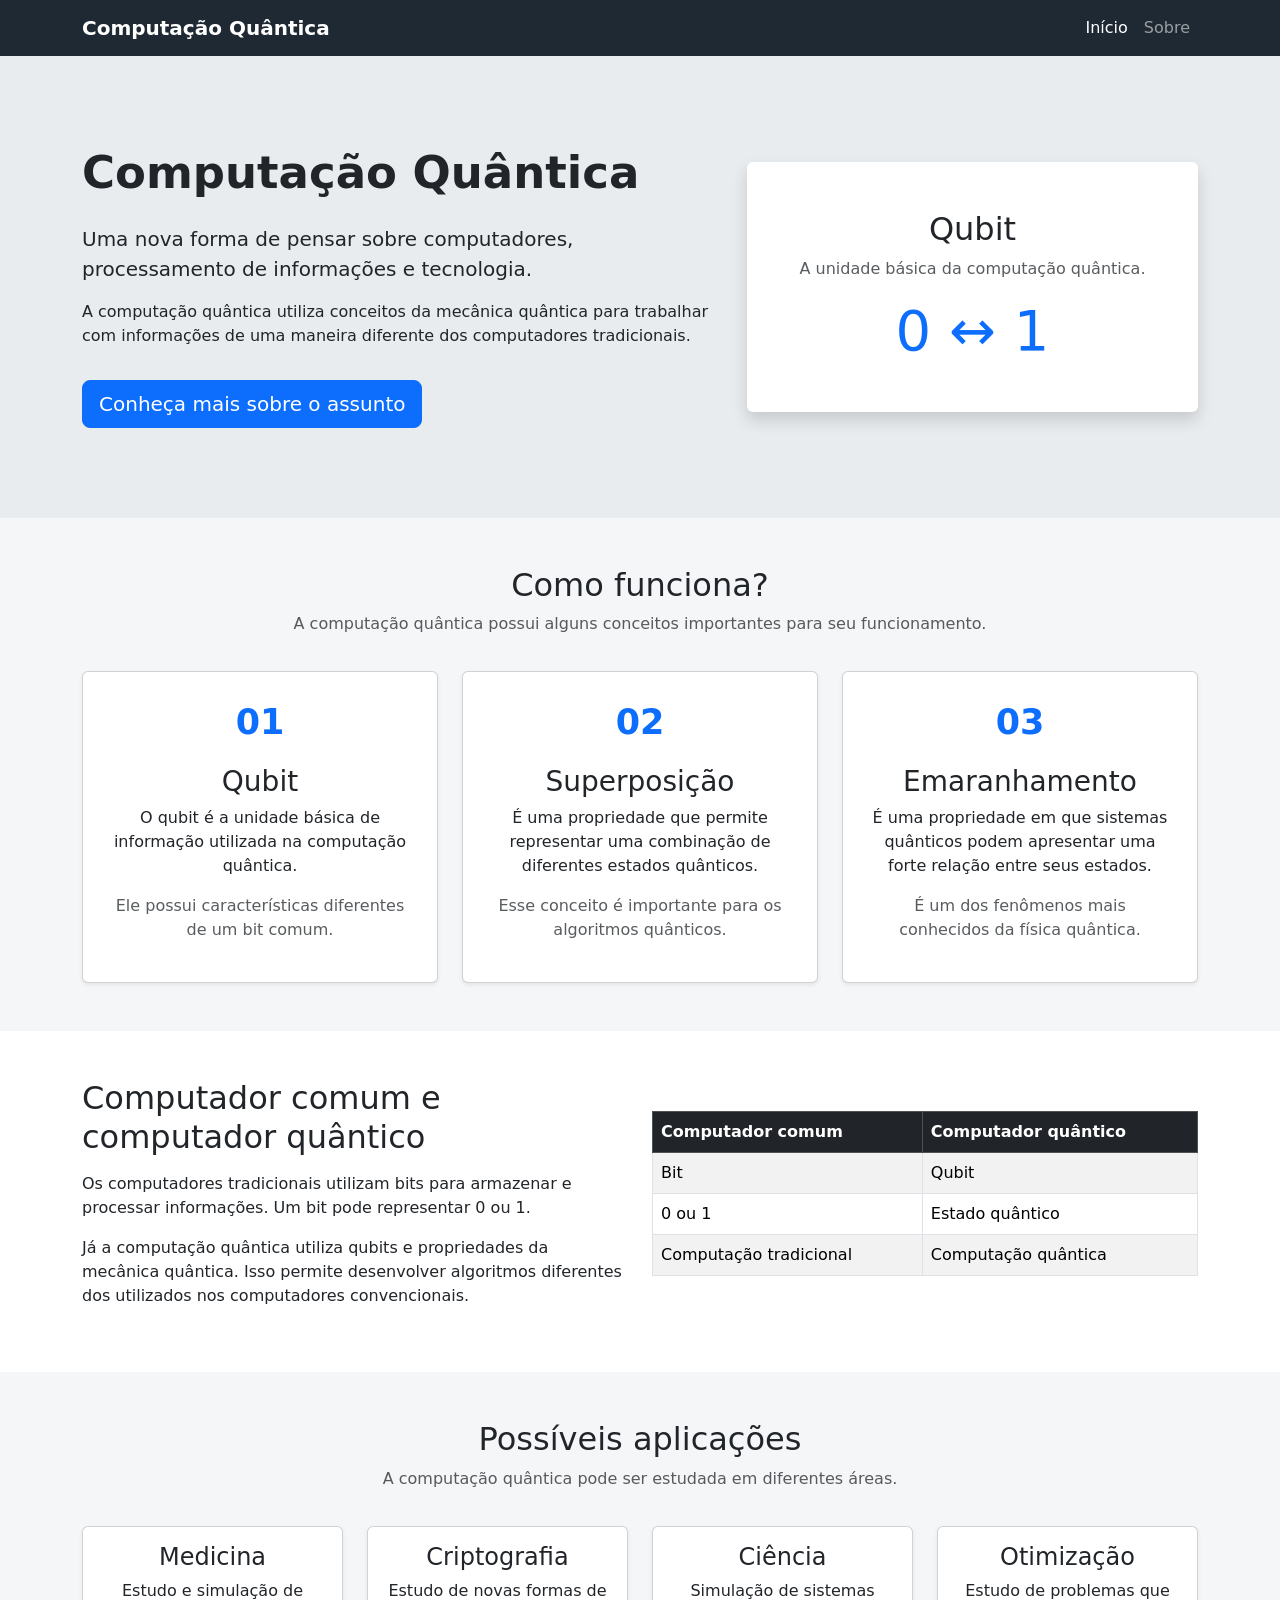
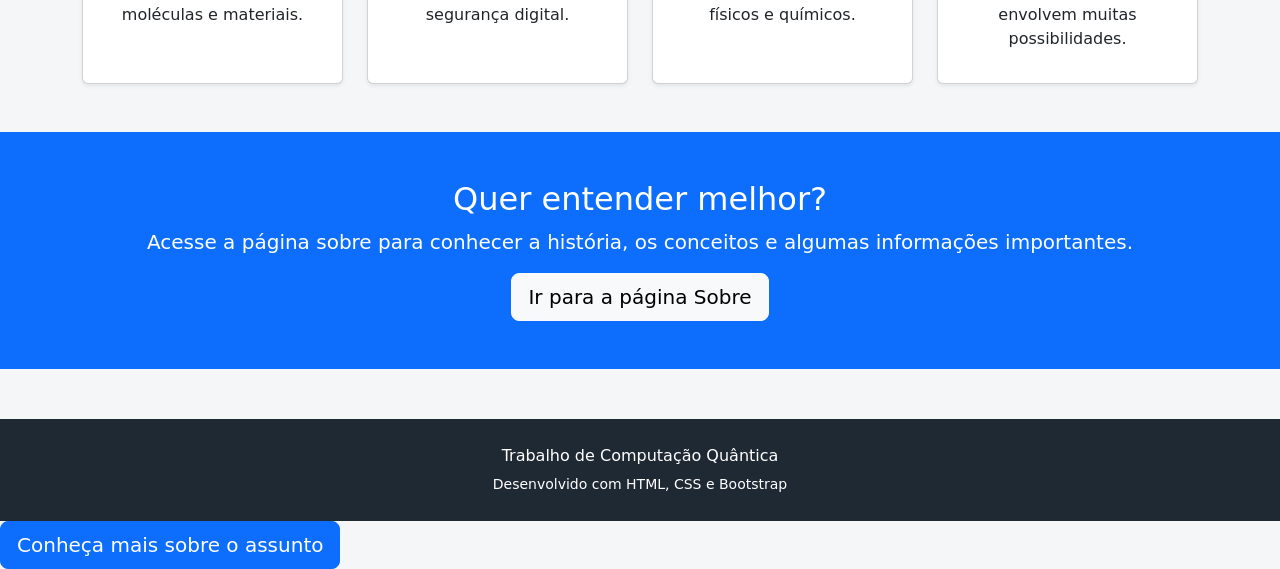
<file: 3 Biemstre/arquivo/index.html>
<!DOCTYPE html>
<html lang="pt-BR">

<head>
    <meta charset="UTF-8">
    <meta name="viewport" content="width=device-width, initial-scale=1.0">

    <title>Computação Quântica</title>

    <link href="https://cdn.jsdelivr.net/npm/bootstrap@5.3.3/dist/css/bootstrap.min.css" rel="stylesheet">

    <style>
        body {
            background-color: #f4f6f8;
        }

        .navbar {
            background-color: #1f2933;
        }

        .hero {
            background-color: #e9ecef;
            padding: 90px 0;
        }

        .hero h1 {
            font-size: 45px;
            font-weight: bold;
        }

        .card {
            height: 100%;
            transition: 0.2s;
        }

        .card:hover {
            transform: translateY(-5px);
        }

        .titulo-secao {
            margin-bottom: 35px;
        }

        .numero {
            font-size: 35px;
            font-weight: bold;
            color: #0d6efd;
        }

        footer {
            background-color: #1f2933;
            color: white;
            margin-top: 50px;
            padding: 25px 0;
        }
    </style>
</head>

<body>

    <nav class="navbar navbar-expand-lg navbar-dark">
        <div class="container">

            <a class="navbar-brand fw-bold" href="index.html">
                Computação Quântica
            </a>

            <button class="navbar-toggler"
                    type="button"
                    data-bs-toggle="collapse"
                    data-bs-target="#menu">

                <span class="navbar-toggler-icon"></span>

            </button>

            <div class="collapse navbar-collapse" id="menu">

                <ul class="navbar-nav ms-auto">

                    <li class="nav-item">
                        <a class="nav-link active" href="index.html">
                            Início
                        </a>
                    </li>

                    <li class="nav-item">
                        <a class="nav-link" href="sobre.html">
                            Sobre
                        </a>
                    </li>

                </ul>

            </div>
        </div>
    </nav>

    <section class="hero">

        <div class="container">

            <div class="row align-items-center">

                <div class="col-lg-7">

                    <h1>
                        Computação Quântica
                    </h1>

                    <p class="lead mt-4">
                        Uma nova forma de pensar sobre computadores,
                        processamento de informações e tecnologia.
                    </p>

                    <p>
                        A computação quântica utiliza conceitos da mecânica
                        quântica para trabalhar com informações de uma maneira
                        diferente dos computadores tradicionais.
                    </p>

                    <a href="sobre.html" class="btn btn-primary btn-lg mt-3">
                        Conheça mais sobre o assunto
                    </a>

                </div>

                <div class="col-lg-5 text-center mt-5 mt-lg-0">

                    <div class="bg-white p-5 rounded shadow">

                        <h2>Qubit</h2>

                        <p class="text-muted">
                            A unidade básica da computação quântica.
                        </p>

                        <div class="display-4 text-primary">
                            0 ↔ 1
                        </div>

                    </div>

                </div>

            </div>

        </div>

    </section>

    <section class="py-5">

        <div class="container">

            <div class="text-center titulo-secao">

                <h2>Como funciona?</h2>

                <p class="text-muted">
                    A computação quântica possui alguns conceitos
                    importantes para seu funcionamento.
                </p>

            </div>

            <div class="row g-4">

                <div class="col-md-4">

                    <div class="card shadow-sm">

                        <div class="card-body text-center p-4">

                            <div class="numero">
                                01
                            </div>

                            <h3 class="mt-3">
                                Qubit
                            </h3>

                            <p>
                                O qubit é a unidade básica de informação
                                utilizada na computação quântica.
                            </p>

                            <p class="text-muted">
                                Ele possui características diferentes de um
                                bit comum.
                            </p>

                        </div>

                    </div>

                </div>

                <div class="col-md-4">

                    <div class="card shadow-sm">

                        <div class="card-body text-center p-4">

                            <div class="numero">
                                02
                            </div>

                            <h3 class="mt-3">
                                Superposição
                            </h3>

                            <p>
                                É uma propriedade que permite representar
                                uma combinação de diferentes estados
                                quânticos.
                            </p>

                            <p class="text-muted">
                                Esse conceito é importante para os algoritmos
                                quânticos.
                            </p>

                        </div>

                    </div>

                </div>

                <div class="col-md-4">

                    <div class="card shadow-sm">

                        <div class="card-body text-center p-4">

                            <div class="numero">
                                03
                            </div>

                            <h3 class="mt-3">
                                Emaranhamento
                            </h3>

                            <p>
                                É uma propriedade em que sistemas quânticos
                                podem apresentar uma forte relação entre
                                seus estados.
                            </p>

                            <p class="text-muted">
                                É um dos fenômenos mais conhecidos da física
                                quântica.
                            </p>

                        </div>

                    </div>

                </div>

            </div>

        </div>

    </section>

    <section class="py-5 bg-white">

        <div class="container">

            <div class="row align-items-center">

                <div class="col-md-6">

                    <h2>
                        Computador comum e computador quântico
                    </h2>

                    <p class="mt-3">
                        Os computadores tradicionais utilizam bits para
                        armazenar e processar informações. Um bit pode
                        representar 0 ou 1.
                    </p>

                    <p>
                        Já a computação quântica utiliza qubits e propriedades
                        da mecânica quântica. Isso permite desenvolver
                        algoritmos diferentes dos utilizados nos computadores
                        convencionais.
                    </p>

                </div>

                <div class="col-md-6">

                    <table class="table table-bordered table-striped">

                        <thead class="table-dark">

                            <tr>
                                <th>Computador comum</th>
                                <th>Computador quântico</th>
                            </tr>

                        </thead>

                        <tbody>

                            <tr>
                                <td>Bit</td>
                                <td>Qubit</td>
                            </tr>

                            <tr>
                                <td>0 ou 1</td>
                                <td>Estado quântico</td>
                            </tr>

                            <tr>
                                <td>Computação tradicional</td>
                                <td>Computação quântica</td>
                            </tr>

                        </tbody>

                    </table>

                </div>

            </div>

        </div>

    </section>

    <section class="py-5">

        <div class="container">

            <div class="text-center titulo-secao">

                <h2>Possíveis aplicações</h2>

                <p class="text-muted">
                    A computação quântica pode ser estudada em diferentes
                    áreas.
                </p>

            </div>

            <div class="row g-4">

                <div class="col-sm-6 col-lg-3">

                    <div class="card shadow-sm text-center">

                        <div class="card-body">

                            <h4>Medicina</h4>

                            <p>
                                Estudo e simulação de moléculas e materiais.
                            </p>

                        </div>

                    </div>

                </div>

                <div class="col-sm-6 col-lg-3">

                    <div class="card shadow-sm text-center">

                        <div class="card-body">

                            <h4>Criptografia</h4>

                            <p>
                                Estudo de novas formas de segurança digital.
                            </p>

                        </div>

                    </div>

                </div>

                <div class="col-sm-6 col-lg-3">

                    <div class="card shadow-sm text-center">

                        <div class="card-body">

                            <h4>Ciência</h4>

                            <p>
                                Simulação de sistemas físicos e químicos.
                            </p>

                        </div>

                    </div>

                </div>

                <div class="col-sm-6 col-lg-3">

                    <div class="card shadow-sm text-center">

                        <div class="card-body">

                            <h4>Otimização</h4>

                            <p>
                                Estudo de problemas que envolvem muitas
                                possibilidades.
                            </p>

                        </div>

                    </div>

                </div>

            </div>

        </div>

    </section>

    <section class="py-5 bg-primary text-white">

        <div class="container text-center">

            <h2>
                Quer entender melhor?
            </h2>

            <p class="lead">
                Acesse a página sobre para conhecer a história,
                os conceitos e algumas informações importantes.
            </p>

            <a href="sobre.html" class="btn btn-light btn-lg">
                Ir para a página Sobre
            </a>

        </div>

    </section>

    <footer>

        <div class="container text-center">

            <p class="mb-1">
                Trabalho de Computação Quântica
            </p>

            <small>
                Desenvolvido com HTML, CSS e Bootstrap
            </small>

        </div>

    </footer>
    
    <script src="https://cdn.jsdelivr.net/npm/bootstrap@5.3.3/dist/js/bootstrap.bundle.min.js"></script>

</body>

</html>

<a href="sobre.html" class="btn btn-primary btn-lg">
    Conheça mais sobre o assunto
</a>
</file>
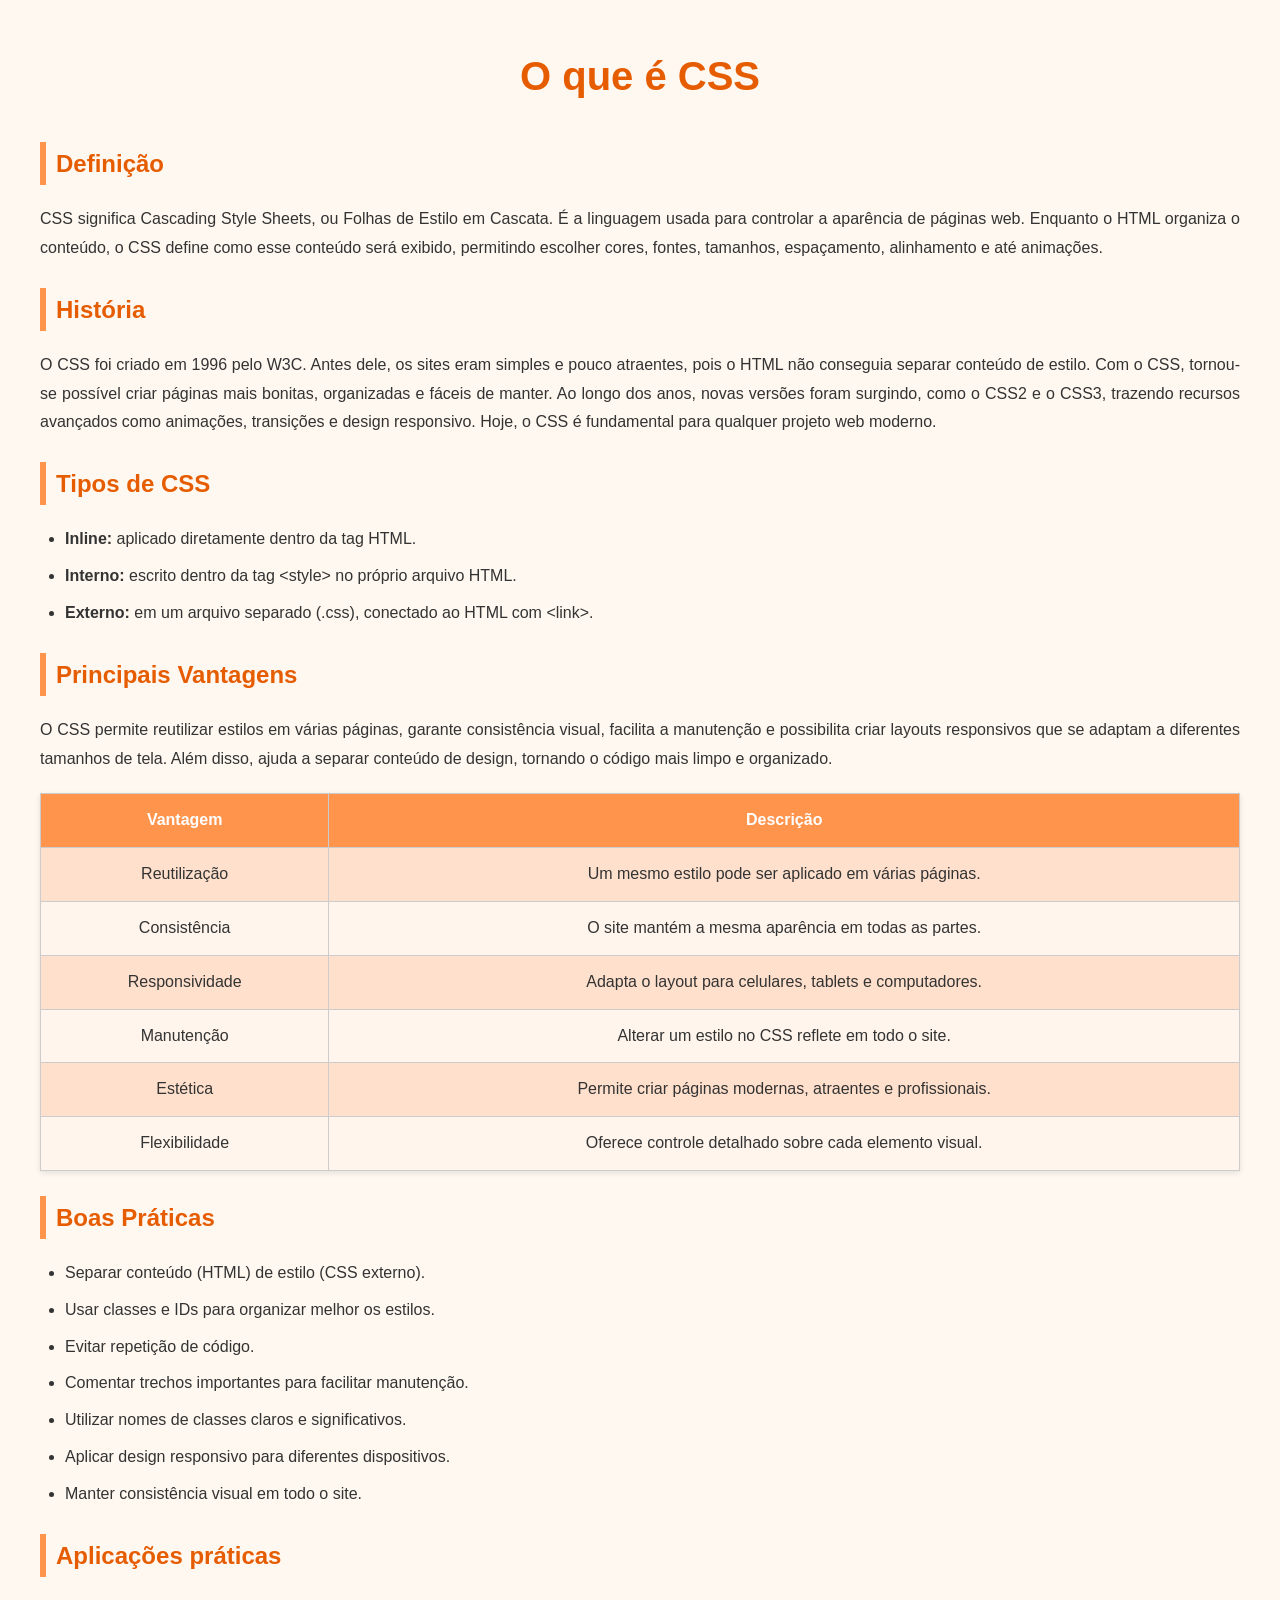
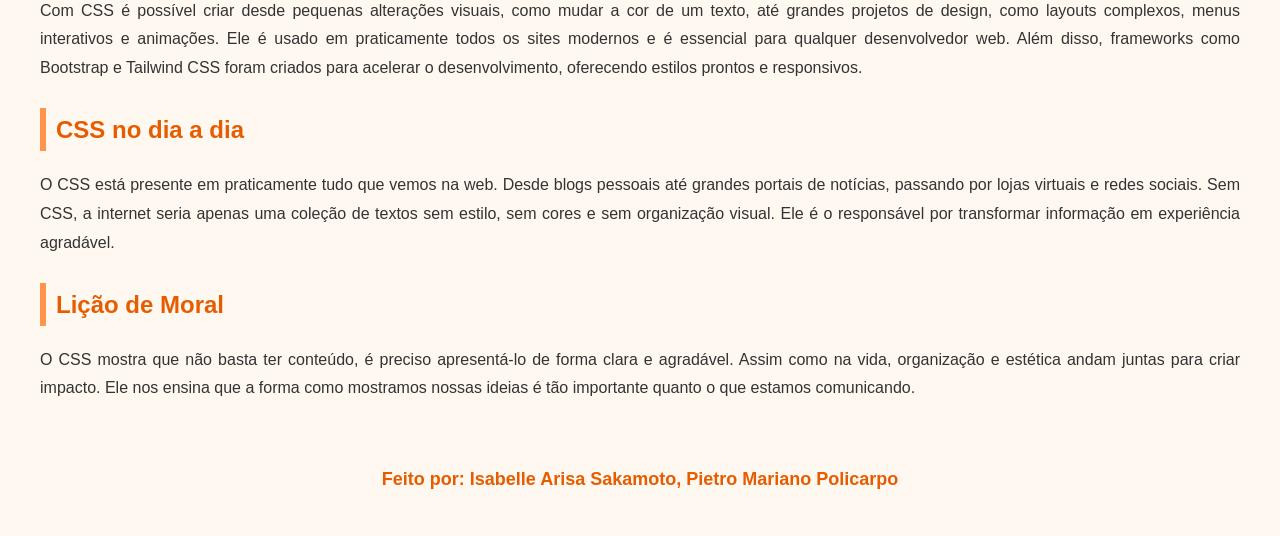
<file: 1 Bimestre/index (1).html>
<!DOCTYPE html>
<html lang="pt-BR">
<head>
    <meta charset="UTF-8">
    <title>O que é CSS</title>
    <style>
        body {
            background-color: #fff8f0;
            color: #333;
            font-family: "Segoe UI", Arial, sans-serif;
            line-height: 1.8;
            margin: 40px;
        }
        h1 {
            text-align: center;
            margin-bottom: 30px;
            color: #e65c00;
            font-size: 40px;
        }
        h2 {
            margin-top: 25px;
            color: #e65c00;
            border-left: 6px solid #ff944d;
            padding-left: 10px;
        }
        p {
            text-align: justify;
            margin-bottom: 15px;
        }
        ul {
            margin: 15px 0;
            padding-left: 25px;
        }
        li {
            margin-bottom: 8px;
        }
        table {
            width: 100%;
            border-collapse: collapse;
            margin-top: 20px;
            box-shadow: 0 2px 6px rgba(0,0,0,0.1);
        }
        table, th, td {
            border: 1px solid #ccc;
        }
        th, td {
            padding: 12px;
            text-align: center;
        }
        th {
            background-color: #ff944d;
            color: white;
        }
        tr:nth-child(even) {
            background-color: #ffe0cc;
        }
        tr:nth-child(odd) {
            background-color: #fff5ec;
        }
        .autores {
            margin-top: 60px;
            text-align: center;
            font-size: 18px;
            font-weight: bold;
            color: #e65c00;
        }
    </style>
</head>
<body>
    <h1>O que é CSS</h1>

    <h2>Definição</h2>
    <p>
        CSS significa Cascading Style Sheets, ou Folhas de Estilo em Cascata. É a linguagem usada para controlar
        a aparência de páginas web. Enquanto o HTML organiza o conteúdo, o CSS define como esse conteúdo será exibido,
        permitindo escolher cores, fontes, tamanhos, espaçamento, alinhamento e até animações.
    </p>

    <h2>História</h2>
    <p>
        O CSS foi criado em 1996 pelo W3C. Antes dele, os sites eram simples e pouco atraentes, pois o HTML não conseguia
        separar conteúdo de estilo. Com o CSS, tornou-se possível criar páginas mais bonitas, organizadas e fáceis de manter.
        Ao longo dos anos, novas versões foram surgindo, como o CSS2 e o CSS3, trazendo recursos avançados como animações,
        transições e design responsivo. Hoje, o CSS é fundamental para qualquer projeto web moderno.
    </p>

    <h2>Tipos de CSS</h2>
    <ul>
        <li><b>Inline:</b> aplicado diretamente dentro da tag HTML.</li>
        <li><b>Interno:</b> escrito dentro da tag &lt;style&gt; no próprio arquivo HTML.</li>
        <li><b>Externo:</b> em um arquivo separado (.css), conectado ao HTML com &lt;link&gt;.</li>
    </ul>

    <h2>Principais Vantagens</h2>
    <p>
        O CSS permite reutilizar estilos em várias páginas, garante consistência visual, facilita a manutenção e possibilita
        criar layouts responsivos que se adaptam a diferentes tamanhos de tela. Além disso, ajuda a separar conteúdo de design,
        tornando o código mais limpo e organizado.
    </p>

    <table>
        <tr>
            <th>Vantagem</th>
            <th>Descrição</th>
        </tr>
        <tr>
            <td>Reutilização</td>
            <td>Um mesmo estilo pode ser aplicado em várias páginas.</td>
        </tr>
        <tr>
            <td>Consistência</td>
            <td>O site mantém a mesma aparência em todas as partes.</td>
        </tr>
        <tr>
            <td>Responsividade</td>
            <td>Adapta o layout para celulares, tablets e computadores.</td>
        </tr>
        <tr>
            <td>Manutenção</td>
            <td>Alterar um estilo no CSS reflete em todo o site.</td>
        </tr>
        <tr>
            <td>Estética</td>
            <td>Permite criar páginas modernas, atraentes e profissionais.</td>
        </tr>
        <tr>
            <td>Flexibilidade</td>
            <td>Oferece controle detalhado sobre cada elemento visual.</td>
        </tr>
    </table>

    <h2>Boas Práticas</h2>
    <ul>
        <li>Separar conteúdo (HTML) de estilo (CSS externo).</li>
        <li>Usar classes e IDs para organizar melhor os estilos.</li>
        <li>Evitar repetição de código.</li>
        <li>Comentar trechos importantes para facilitar manutenção.</li>
        <li>Utilizar nomes de classes claros e significativos.</li>
        <li>Aplicar design responsivo para diferentes dispositivos.</li>
        <li>Manter consistência visual em todo o site.</li>
    </ul>

    <h2>Aplicações práticas</h2>
    <p>
        Com CSS é possível criar desde pequenas alterações visuais, como mudar a cor de um texto, até grandes projetos
        de design, como layouts complexos, menus interativos e animações. Ele é usado em praticamente todos os sites
        modernos e é essencial para qualquer desenvolvedor web. Além disso, frameworks como Bootstrap e Tailwind CSS
        foram criados para acelerar o desenvolvimento, oferecendo estilos prontos e responsivos.
    </p>

    <h2>CSS no dia a dia</h2>
    <p>
        O CSS está presente em praticamente tudo que vemos na web. Desde blogs pessoais até grandes portais de notícias,
        passando por lojas virtuais e redes sociais. Sem CSS, a internet seria apenas uma coleção de textos sem estilo,
        sem cores e sem organização visual. Ele é o responsável por transformar informação em experiência agradável.
    </p>

    <h2>Lição de Moral</h2>
    <p>
        O CSS mostra que não basta ter conteúdo, é preciso apresentá-lo de forma clara e agradável.
        Assim como na vida, organização e estética andam juntas para criar impacto. Ele nos ensina que
        a forma como mostramos nossas ideias é tão importante quanto o que estamos comunicando.
    </p>

    <!-- Nomes centralizados no final -->
    <div class="autores">
        Feito por: Isabelle Arisa Sakamoto, Pietro Mariano Policarpo
    </div>
</body>
</html>
</file>
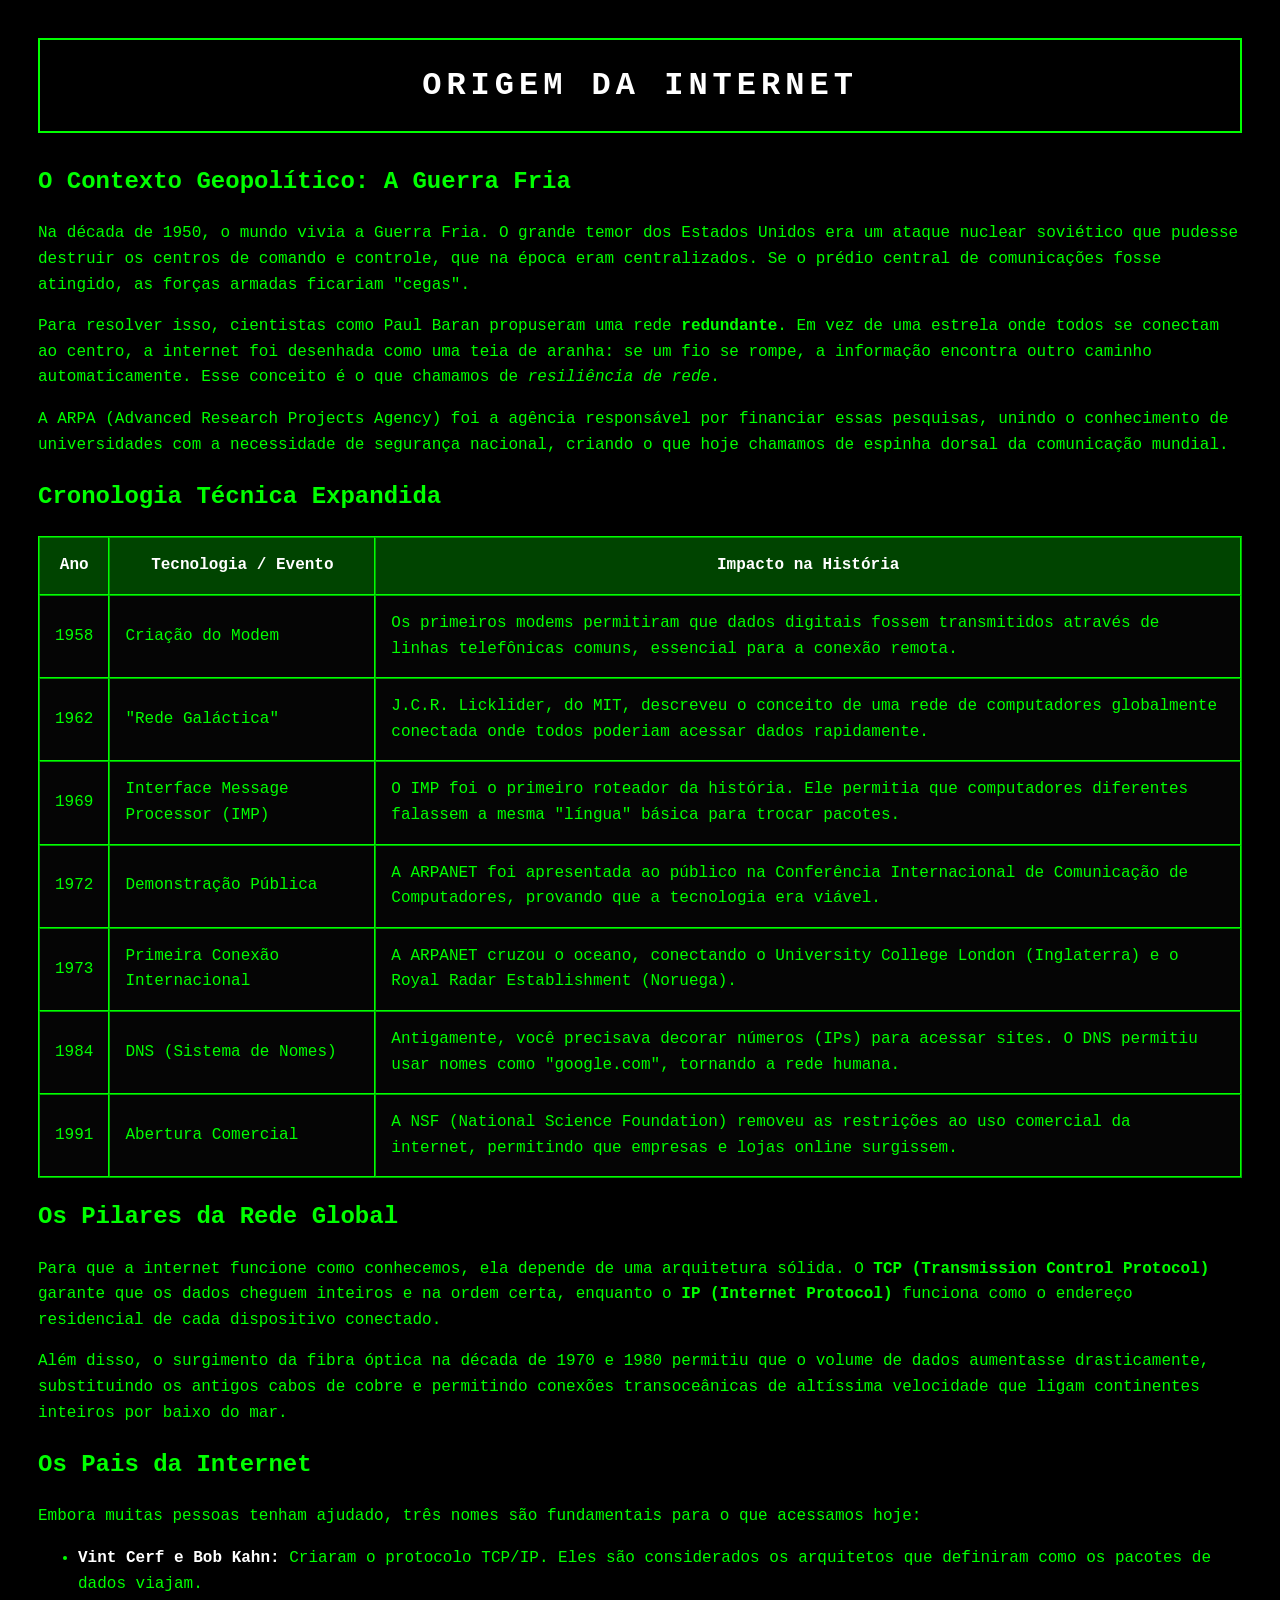
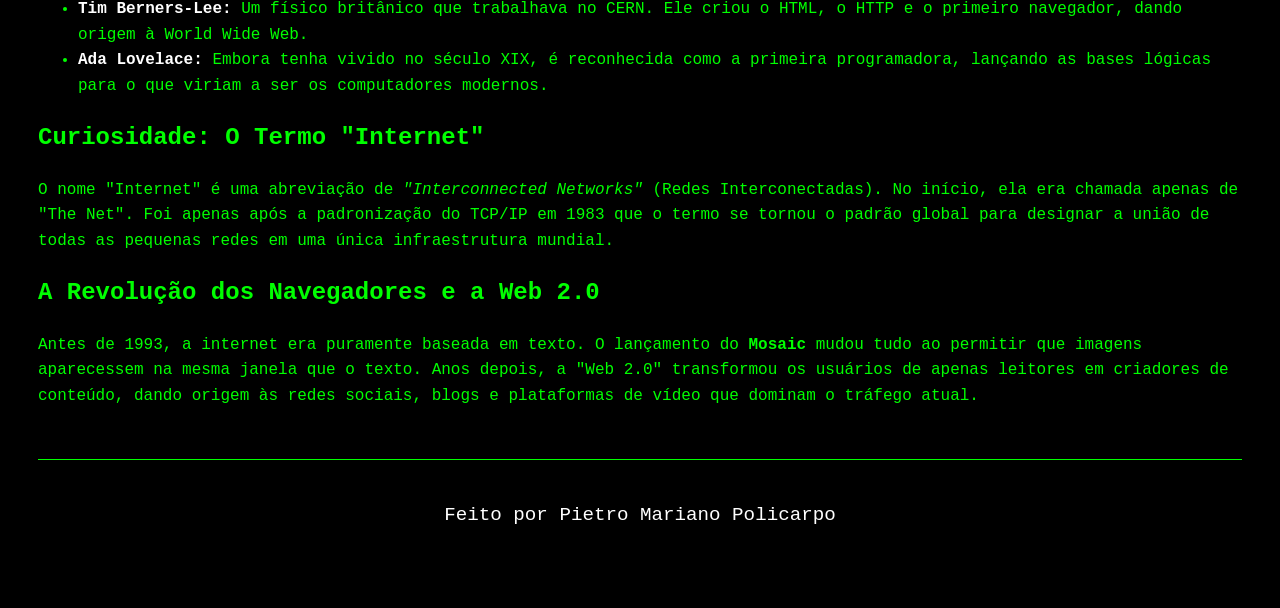
<file: 1 Bimestre/Origem da Internet.html>
<!DOCTYPE html>
<html lang="pt-br">
<head>
    <meta charset="UTF-8">
    <title>Origem da Internet</title>
</head>
<body style="background-color: #000000; color: #00FF00; font-family: 'Courier New', Courier, monospace; line-height: 1.6; padding: 30px;">

    <header style="text-align: center; border: 2px solid #00FF00; padding: 20px; margin-bottom: 30px;">
        <h1 style="color: #ffffff; text-transform: uppercase; letter-spacing: 5px; margin: 0;">Origem da Internet</h1>
    </header>

    <section>
        <h2>O Contexto Geopolítico: A Guerra Fria</h2>
        <p>Na década de 1950, o mundo vivia a Guerra Fria. O grande temor dos Estados Unidos era um ataque nuclear soviético que pudesse destruir os centros de comando e controle, que na época eram centralizados. Se o prédio central de comunicações fosse atingido, as forças armadas ficariam "cegas". </p>
        <p>Para resolver isso, cientistas como Paul Baran propuseram uma rede <b>redundante</b>. Em vez de uma estrela onde todos se conectam ao centro, a internet foi desenhada como uma teia de aranha: se um fio se rompe, a informação encontra outro caminho automaticamente. Esse conceito é o que chamamos de <i>resiliência de rede</i>.</p>
        <p>A ARPA (Advanced Research Projects Agency) foi a agência responsável por financiar essas pesquisas, unindo o conhecimento de universidades com a necessidade de segurança nacional, criando o que hoje chamamos de espinha dorsal da comunicação mundial.</p>
    </section>

    <section>
        <h2>Cronologia Técnica Expandida</h2>
        <table border="1" cellpadding="15" cellspacing="0" style="width: 100%; border-color: #00FF00; background-color: #050505; color: #00FF00;">
            <thead>
                <tr style="background-color: #004400; color: #ffffff;">
                    <th>Ano</th>
                    <th>Tecnologia / Evento</th>
                    <th>Impacto na História</th>
                </tr>
            </thead>
            <tbody>
                <tr>
                    <td>1958</td>
                    <td>Criação do Modem</td>
                    <td>Os primeiros modems permitiram que dados digitais fossem transmitidos através de linhas telefônicas comuns, essencial para a conexão remota.</td>
                </tr>
                <tr>
                    <td>1962</td>
                    <td>"Rede Galáctica"</td>
                    <td>J.C.R. Licklider, do MIT, descreveu o conceito de uma rede de computadores globalmente conectada onde todos poderiam acessar dados rapidamente.</td>
                </tr>
                <tr>
                    <td>1969</td>
                    <td>Interface Message Processor (IMP)</td>
                    <td>O IMP foi o primeiro roteador da história. Ele permitia que computadores diferentes falassem a mesma "língua" básica para trocar pacotes.</td>
                </tr>
                <tr>
                    <td>1972</td>
                    <td>Demonstração Pública</td>
                    <td>A ARPANET foi apresentada ao público na Conferência Internacional de Comunicação de Computadores, provando que a tecnologia era viável.</td>
                </tr>
                <tr>
                    <td>1973</td>
                    <td>Primeira Conexão Internacional</td>
                    <td>A ARPANET cruzou o oceano, conectando o University College London (Inglaterra) e o Royal Radar Establishment (Noruega).</td>
                </tr>
                <tr>
                    <td>1984</td>
                    <td>DNS (Sistema de Nomes)</td>
                    <td>Antigamente, você precisava decorar números (IPs) para acessar sites. O DNS permitiu usar nomes como "google.com", tornando a rede humana.</td>
                </tr>
                <tr>
                    <td>1991</td>
                    <td>Abertura Comercial</td>
                    <td>A NSF (National Science Foundation) removeu as restrições ao uso comercial da internet, permitindo que empresas e lojas online surgissem.</td>
                </tr>
            </tbody>
        </table>
    </section>

    <section>
        <h2>Os Pilares da Rede Global</h2>
        <p>Para que a internet funcione como conhecemos, ela depende de uma arquitetura sólida. O <b>TCP (Transmission Control Protocol)</b> garante que os dados cheguem inteiros e na ordem certa, enquanto o <b>IP (Internet Protocol)</b> funciona como o endereço residencial de cada dispositivo conectado.</p>
        <p>Além disso, o surgimento da fibra óptica na década de 1970 e 1980 permitiu que o volume de dados aumentasse drasticamente, substituindo os antigos cabos de cobre e permitindo conexões transoceânicas de altíssima velocidade que ligam continentes inteiros por baixo do mar.</p>
    </section>

    <section>
        <h2>Os Pais da Internet</h2>
        <p>Embora muitas pessoas tenham ajudado, três nomes são fundamentais para o que acessamos hoje:</p>
        <ul>
            <li><b style="color: white;">Vint Cerf e Bob Kahn:</b> Criaram o protocolo TCP/IP. Eles são considerados os arquitetos que definiram como os pacotes de dados viajam.</li>
            <li><b style="color: white;">Tim Berners-Lee:</b> Um físico britânico que trabalhava no CERN. Ele criou o HTML, o HTTP e o primeiro navegador, dando origem à World Wide Web.</li>
            <li><b style="color: white;">Ada Lovelace:</b> Embora tenha vivido no século XIX, é reconhecida como a primeira programadora, lançando as bases lógicas para o que viriam a ser os computadores modernos.</li>
        </ul>
    </section>

    <section>
        <h2>Curiosidade: O Termo "Internet"</h2>
        <p>O nome "Internet" é uma abreviação de <i>"Interconnected Networks"</i> (Redes Interconectadas). No início, ela era chamada apenas de "The Net". Foi apenas após a padronização do TCP/IP em 1983 que o termo se tornou o padrão global para designar a união de todas as pequenas redes em uma única infraestrutura mundial.</p>
    </section>

    <section>
        <h2>A Revolução dos Navegadores e a Web 2.0</h2>
        <p>Antes de 1993, a internet era puramente baseada em texto. O lançamento do <b>Mosaic</b> mudou tudo ao permitir que imagens aparecessem na mesma janela que o texto. Anos depois, a "Web 2.0" transformou os usuários de apenas leitores em criadores de conteúdo, dando origem às redes sociais, blogs e plataformas de vídeo que dominam o tráfego atual.</p>
    </section>

    <footer style="text-align: center; margin-top: 50px; padding: 20px; border-top: 1px solid #00FF00;">
        <p style="color: #ffffff; font-size: 1.2em;">Feito por Pietro Mariano Policarpo</p>
    </footer>

</body>
</html>
</file>
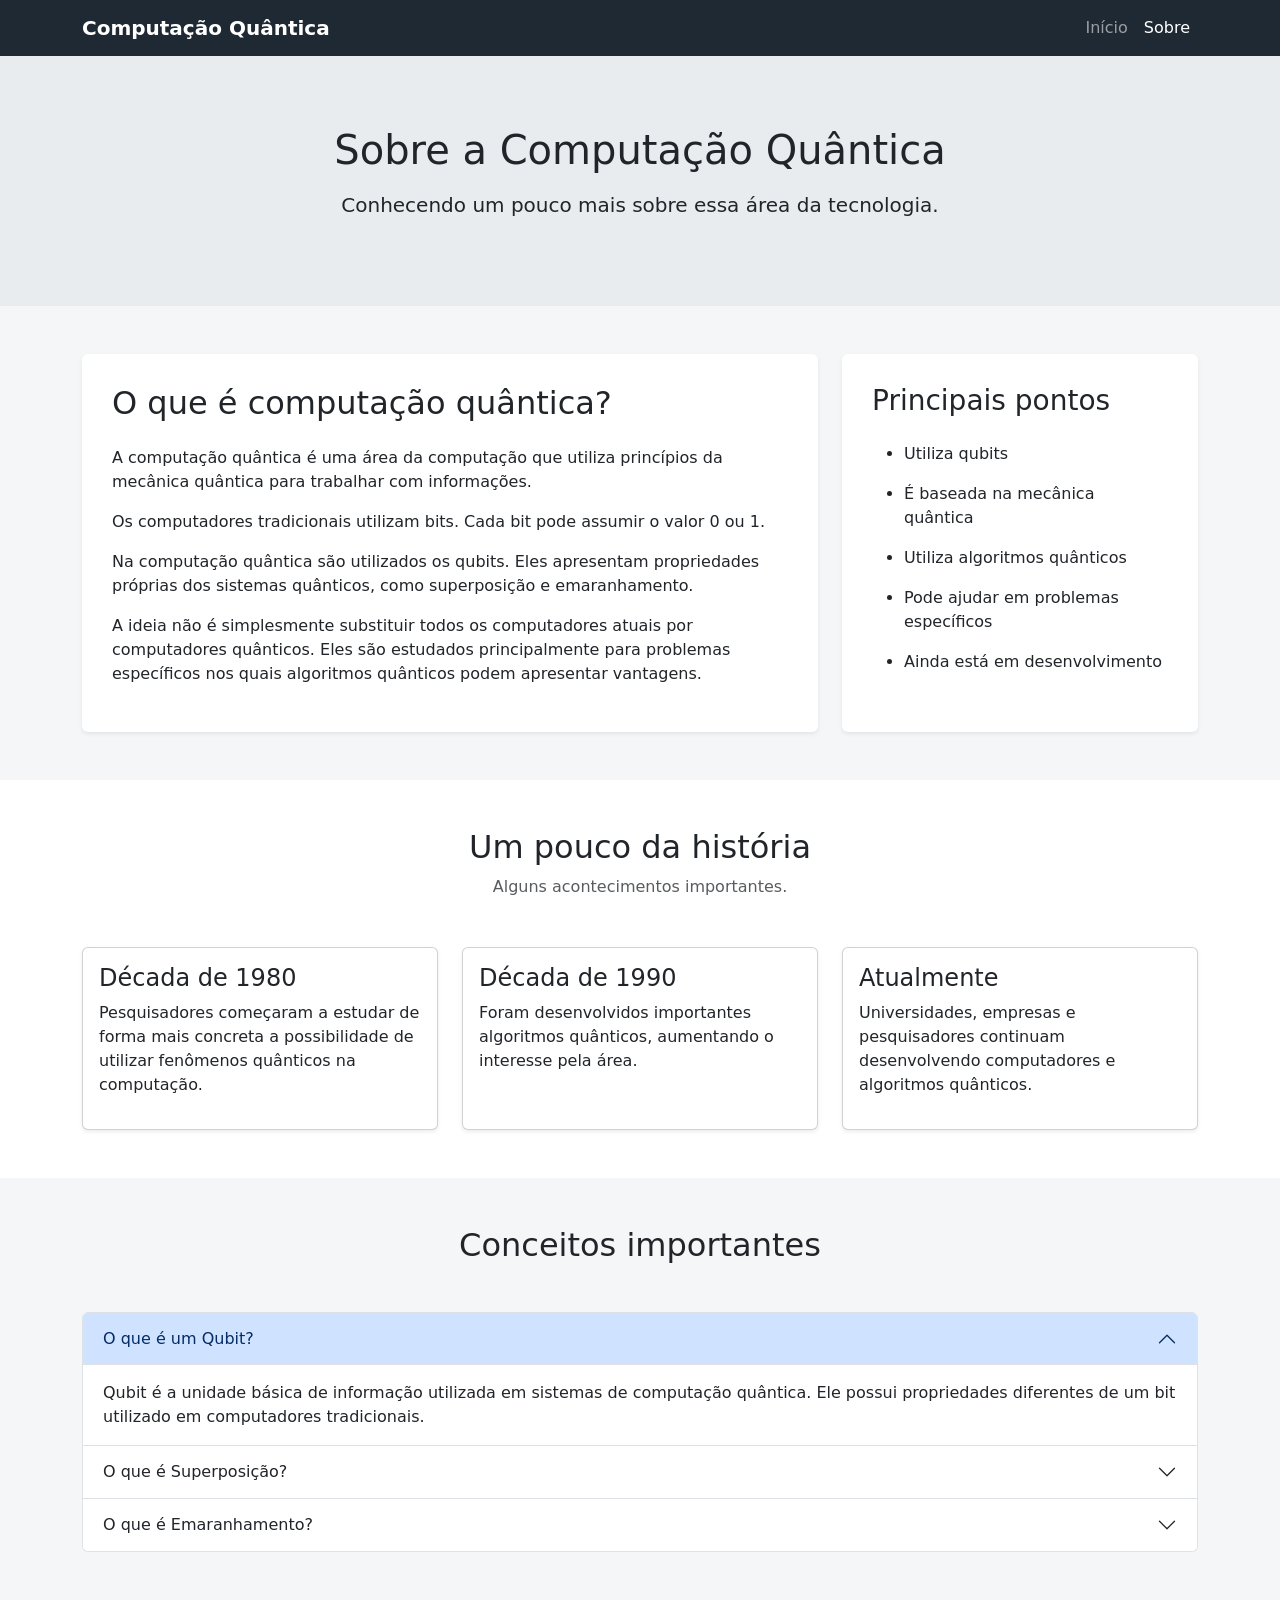
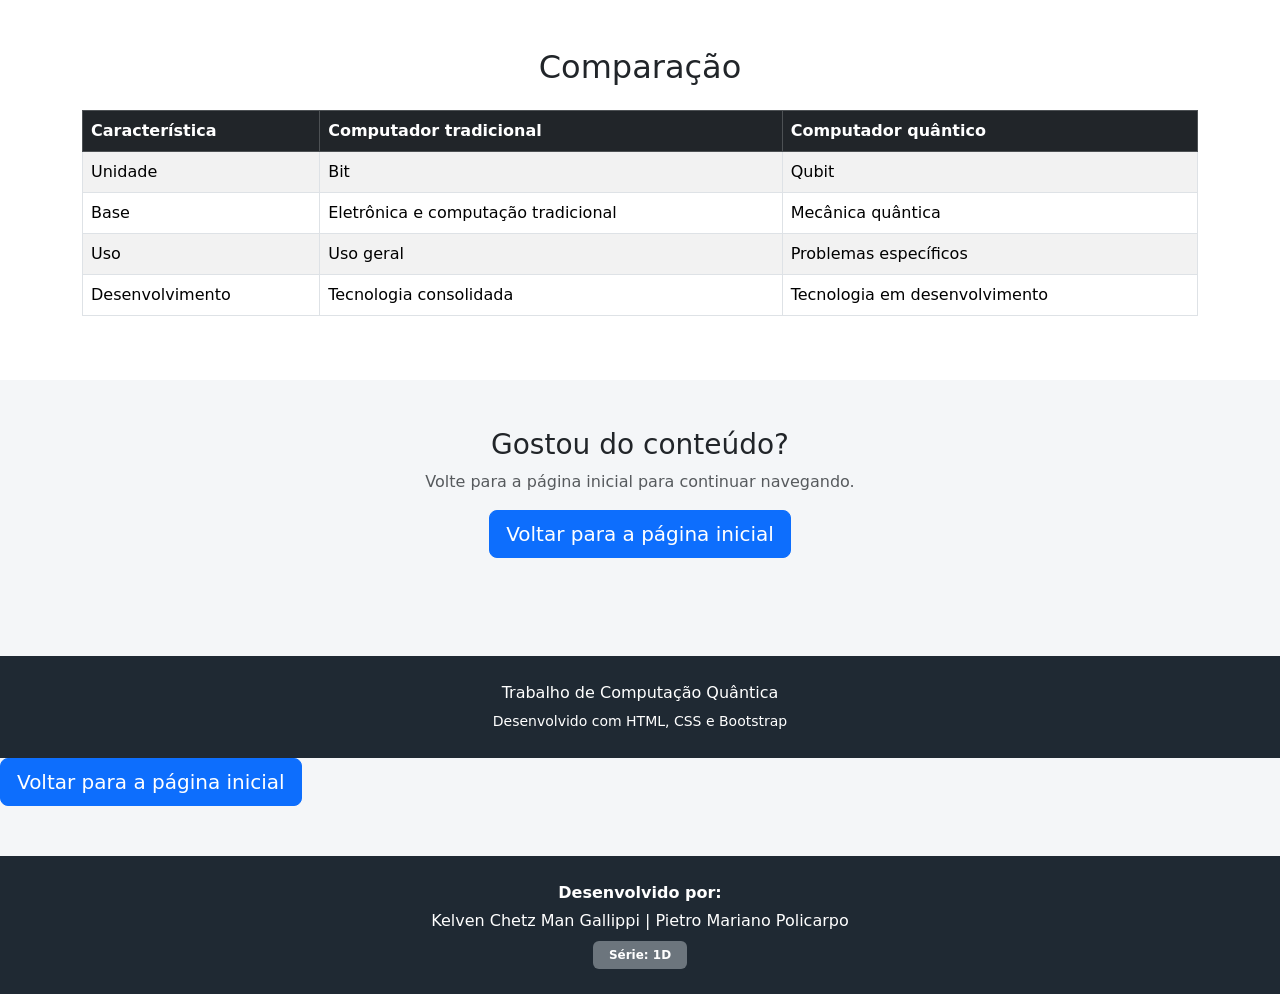
<file: 3 Biemstre/arquivo/sobre.html>
<!DOCTYPE html>
<html lang="pt-BR">

<head>

    <meta charset="UTF-8">
    <meta name="viewport" content="width=device-width, initial-scale=1.0">

    <title>Sobre - Computação Quântica</title>

    <link href="https://cdn.jsdelivr.net/npm/bootstrap@5.3.3/dist/css/bootstrap.min.css" rel="stylesheet">

    <style>

        body {
            background-color: #f4f6f8;
        }

        .navbar {
            background-color: #1f2933;
        }

        .topo {
            background-color: #e9ecef;
            padding: 70px 0;
        }

        .caixa {
            background-color: white;
            padding: 30px;
            border-radius: 6px;
            height: 100%;
        }

        .card {
            height: 100%;
        }

        footer {
            background-color: #1f2933;
            color: white;
            margin-top: 50px;
            padding: 25px 0;
        }

    </style>

</head>

<body>

    <nav class="navbar navbar-expand-lg navbar-dark">

        <div class="container">

            <a class="navbar-brand fw-bold" href="index.html">
                Computação Quântica
            </a>

            <button class="navbar-toggler"
                    type="button"
                    data-bs-toggle="collapse"
                    data-bs-target="#menu">

                <span class="navbar-toggler-icon"></span>

            </button>


            <div class="collapse navbar-collapse" id="menu">

                <ul class="navbar-nav ms-auto">

                    <li class="nav-item">

                        <a class="nav-link" href="index.html">
                            Início
                        </a>

                    </li>

                    <li class="nav-item">

                        <a class="nav-link active" href="sobre.html">
                            Sobre
                        </a>

                    </li>

                </ul>

            </div>

        </div>

    </nav>

    <section class="topo">

        <div class="container text-center">

            <h1>
                Sobre a Computação Quântica
            </h1>

            <p class="lead mt-3">
                Conhecendo um pouco mais sobre essa área da tecnologia.
            </p>

        </div>

    </section>

    <section class="py-5">

        <div class="container">

            <div class="row g-4">

                <div class="col-lg-8">

                    <div class="caixa shadow-sm">

                        <h2>
                            O que é computação quântica?
                        </h2>

                        <p class="mt-4">
                            A computação quântica é uma área da computação
                            que utiliza princípios da mecânica quântica para
                            trabalhar com informações.
                        </p>

                        <p>
                            Os computadores tradicionais utilizam bits.
                            Cada bit pode assumir o valor 0 ou 1.
                        </p>

                        <p>
                            Na computação quântica são utilizados os qubits.
                            Eles apresentam propriedades próprias dos sistemas
                            quânticos, como superposição e emaranhamento.
                        </p>

                        <p>
                            A ideia não é simplesmente substituir todos os
                            computadores atuais por computadores quânticos.
                            Eles são estudados principalmente para problemas
                            específicos nos quais algoritmos quânticos podem
                            apresentar vantagens.
                        </p>

                    </div>

                </div>

                <div class="col-lg-4">

                    <div class="caixa shadow-sm">

                        <h3>
                            Principais pontos
                        </h3>

                        <ul class="mt-4">

                            <li class="mb-3">
                                Utiliza qubits
                            </li>

                            <li class="mb-3">
                                É baseada na mecânica quântica
                            </li>

                            <li class="mb-3">
                                Utiliza algoritmos quânticos
                            </li>

                            <li class="mb-3">
                                Pode ajudar em problemas específicos
                            </li>

                            <li>
                                Ainda está em desenvolvimento
                            </li>

                        </ul>

                    </div>

                </div>

            </div>

        </div>

    </section>

    <section class="py-5 bg-white">

        <div class="container">

            <div class="text-center mb-5">

                <h2>Um pouco da história</h2>

                <p class="text-muted">
                    Alguns acontecimentos importantes.
                </p>

            </div>


            <div class="row g-4">

                <div class="col-md-4">

                    <div class="card shadow-sm">

                        <div class="card-body">

                            <h4>Década de 1980</h4>

                            <p>
                                Pesquisadores começaram a estudar de forma
                                mais concreta a possibilidade de utilizar
                                fenômenos quânticos na computação.
                            </p>

                        </div>

                    </div>

                </div>


                <div class="col-md-4">

                    <div class="card shadow-sm">

                        <div class="card-body">

                            <h4>Década de 1990</h4>

                            <p>
                                Foram desenvolvidos importantes algoritmos
                                quânticos, aumentando o interesse pela área.
                            </p>

                        </div>

                    </div>

                </div>


                <div class="col-md-4">

                    <div class="card shadow-sm">

                        <div class="card-body">

                            <h4>Atualmente</h4>

                            <p>
                                Universidades, empresas e pesquisadores
                                continuam desenvolvendo computadores e
                                algoritmos quânticos.
                            </p>

                        </div>

                    </div>

                </div>

            </div>

        </div>

    </section>

    <section class="py-5">

        <div class="container">

            <h2 class="text-center mb-5">
                Conceitos importantes
            </h2>


            <div class="accordion" id="conceitos">

                <div class="accordion-item">

                    <h2 class="accordion-header">

                        <button class="accordion-button"
                                type="button"
                                data-bs-toggle="collapse"
                                data-bs-target="#qubit">

                            O que é um Qubit?

                        </button>

                    </h2>

                    <div id="qubit"
                         class="accordion-collapse collapse show"
                         data-bs-parent="#conceitos">

                        <div class="accordion-body">

                            Qubit é a unidade básica de informação
                            utilizada em sistemas de computação quântica.
                            Ele possui propriedades diferentes de um bit
                            utilizado em computadores tradicionais.

                        </div>

                    </div>

                </div>

                <div class="accordion-item">

                    <h2 class="accordion-header">

                        <button class="accordion-button collapsed"
                                type="button"
                                data-bs-toggle="collapse"
                                data-bs-target="#superposicao">

                            O que é Superposição?

                        </button>

                    </h2>

                    <div id="superposicao"
                         class="accordion-collapse collapse"
                         data-bs-parent="#conceitos">

                        <div class="accordion-body">

                            Superposição é uma propriedade quântica na qual
                            um sistema pode ser descrito por uma combinação
                            de estados possíveis até que uma medição seja
                            realizada.

                        </div>

                    </div>

                </div>

                <div class="accordion-item">

                    <h2 class="accordion-header">

                        <button class="accordion-button collapsed"
                                type="button"
                                data-bs-toggle="collapse"
                                data-bs-target="#emaranhamento">

                            O que é Emaranhamento?

                        </button>

                    </h2>

                    <div id="emaranhamento"
                         class="accordion-collapse collapse"
                         data-bs-parent="#conceitos">

                        <div class="accordion-body">

                            O emaranhamento é uma propriedade da mecânica
                            quântica que cria correlações entre sistemas
                            quânticos.

                        </div>

                    </div>

                </div>


            </div>

        </div>

    </section>

    <section class="py-5 bg-white">

        <div class="container">

            <h2 class="text-center mb-4">
                Comparação
            </h2>

            <div class="table-responsive">

                <table class="table table-bordered table-striped">

                    <thead class="table-dark">

                        <tr>

                            <th>Característica</th>

                            <th>Computador tradicional</th>

                            <th>Computador quântico</th>

                        </tr>

                    </thead>

                    <tbody>

                        <tr>

                            <td>Unidade</td>

                            <td>Bit</td>

                            <td>Qubit</td>

                        </tr>

                        <tr>

                            <td>Base</td>

                            <td>Eletrônica e computação tradicional</td>

                            <td>Mecânica quântica</td>

                        </tr>

                        <tr>

                            <td>Uso</td>

                            <td>Uso geral</td>

                            <td>Problemas específicos</td>

                        </tr>

                        <tr>

                            <td>Desenvolvimento</td>

                            <td>Tecnologia consolidada</td>

                            <td>Tecnologia em desenvolvimento</td>

                        </tr>

                    </tbody>

                </table>

            </div>

        </div>

    </section>

    <section class="py-5">

        <div class="container text-center">

            <h3>
                Gostou do conteúdo?
            </h3>

            <p class="text-muted">
                Volte para a página inicial para continuar navegando.
            </p>

            <a href="index.html" class="btn btn-primary btn-lg">
                Voltar para a página inicial
            </a>

        </div>

    </section>

    <footer>

        <div class="container text-center">

            <p class="mb-1">
                Trabalho de Computação Quântica
            </p>

            <small>
                Desenvolvido com HTML, CSS e Bootstrap
            </small>

        </div>

    </footer>

    <script src="https://cdn.jsdelivr.net/npm/bootstrap@5.3.3/dist/js/bootstrap.bundle.min.js"></script>

    <a href="index.html" class="btn btn-primary btn-lg">
        Voltar para a página inicial
    </a>

    <footer>
        <div class="container text-center">
            <p class="mb-1 fw-bold">Desenvolvido por:</p>
            <p class="mb-2 text-light-50">Kelven Chetz Man Gallippi | Pietro Mariano Policarpo</p>
            <p class="mb-0 badge bg-secondary px-3 py-2">Série: 1D</p>
        </div>
    </footer>
    
</body>

</html>
</file>
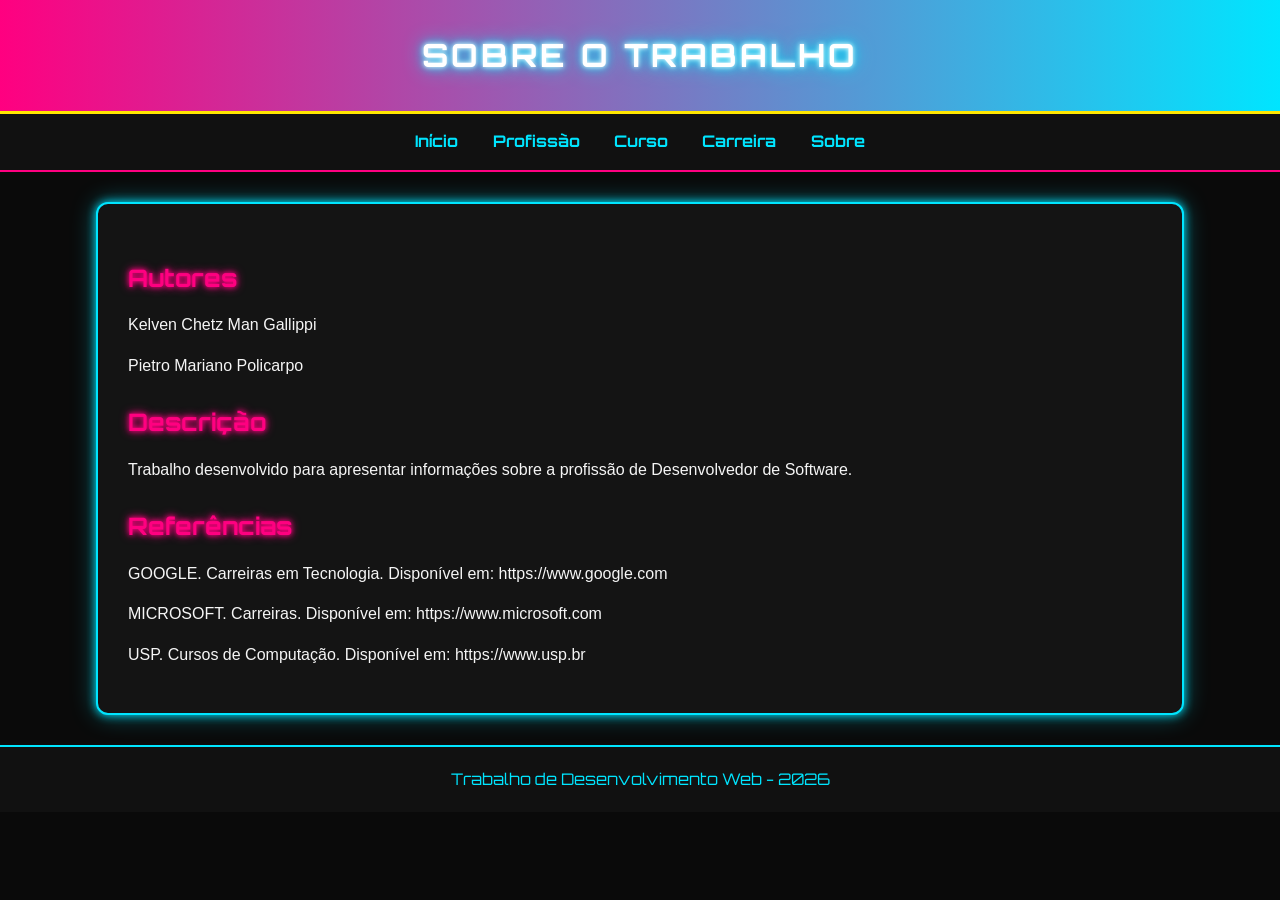
<file: 3 Biemstre/Profissões/sobre.html>
<!DOCTYPE html>
<html lang="pt-BR">
<head>
    <meta charset="UTF-8">
    <meta name="viewport" content="width=device-width, initial-scale=1.0">
    <title>Sobre</title>
    <link rel="stylesheet" href="style.css">
</head>
<body>

<header>
    <h1>Sobre o Trabalho</h1>
</header>

<nav>
    <a href="index.html">Início</a>
    <a href="profissao.html">Profissão</a>
    <a href="curso.html">Curso</a>
    <a href="carreira.html">Carreira</a>
    <a href="sobre.html">Sobre</a>
</nav>

<main>

    <h2>Autores</h2>

    <p>Kelven Chetz Man Gallippi</p>
    <p>Pietro Mariano Policarpo</p>

    <h2>Descrição</h2>

    <p>
        Trabalho desenvolvido para apresentar informações sobre a
        profissão de Desenvolvedor de Software.
    </p>

    <h2>Referências</h2>

    <p>
        GOOGLE. Carreiras em Tecnologia. Disponível em:
        https://www.google.com
    </p>

    <p>
        MICROSOFT. Carreiras. Disponível em:
        https://www.microsoft.com
    </p>

    <p>
        USP. Cursos de Computação. Disponível em:
        https://www.usp.br
    </p>

</main>

<footer>
    Trabalho de Desenvolvimento Web - 2026
</footer>

</body>
</html>
</file>
<file: 3 Biemstre/Profissões/style.css>
@import url('https://fonts.googleapis.com/css2?family=Orbitron:wght@400;700&display=swap');

*{
    margin:0;
    padding:0;
    box-sizing:border-box;
}

body{
    font-family: Arial, sans-serif;
    background-color:#0a0a0a;
    color:#f5f5f5;
    line-height:1.6;
}

/* CABEÇALHO */

header{
    background:linear-gradient(
        90deg,
        #ff0080,
        #00e5ff
    );

    text-align:center;
    padding:30px;
    border-bottom:3px solid #ffe600;
}

header h1{
    font-family:'Orbitron', sans-serif;
    text-transform:uppercase;
    letter-spacing:3px;
    color:white;

    text-shadow:
        0 0 5px #fff,
        0 0 10px #00e5ff,
        0 0 20px #00e5ff;
}

/* MENU */

nav{
    background:#111;
    text-align:center;
    padding:15px;
    border-bottom:2px solid #ff0080;
}

nav a{
    color:#00e5ff;
    text-decoration:none;
    margin:0 15px;
    font-weight:bold;
    transition:0.3s;
    font-family:'Orbitron', sans-serif;
}

nav a:hover{
    color:#ffe600;

    text-shadow:
        0 0 5px #ffe600,
        0 0 15px #ffe600;
}

/* CONTEÚDO */

main{
    width:85%;
    max-width:1200px;
    margin:30px auto;
    padding:30px;

    background:#141414;

    border:2px solid #00e5ff;

    border-radius:12px;

    box-shadow:
        0 0 10px #00e5ff,
        0 0 25px rgba(0,229,255,.4);
}

/* TÍTULOS */

h2{
    color:#ff0080;
    margin-bottom:15px;
    margin-top:25px;

    font-family:'Orbitron', sans-serif;

    text-shadow:
        0 0 5px #ff0080,
        0 0 10px #ff0080;
}

/* TEXTO */

p{
    margin-bottom:15px;
}

ul,
ol{
    margin-left:25px;
}

li{
    margin-bottom:8px;
}

/* IMAGENS */

img{
    width:100%;
    border-radius:10px;
    margin-bottom:20px;

    border:3px solid #ffe600;

    box-shadow:
        0 0 10px #ffe600,
        0 0 20px rgba(255,230,0,.5);
}

/* TABELAS */

table{
    width:100%;
    border-collapse:collapse;
    margin-top:20px;
}

table,
th,
td{
    border:1px solid #00e5ff;
}

th{
    background:#ff0080;
    color:white;
}

td,
th{
    padding:12px;
    text-align:center;
}

tr:nth-child(even){
    background:#1a1a1a;
}

/* RODAPÉ */

footer{
    background:#111;
    text-align:center;
    padding:20px;
    margin-top:30px;

    border-top:2px solid #00e5ff;

    color:#00e5ff;

    font-family:'Orbitron', sans-serif;
}

/* RESPONSIVO */

@media(max-width:768px){

    nav a{
        display:block;
        margin:10px 0;
    }

    main{
        width:95%;
        padding:20px;
    }

    header h1{
        font-size:1.5rem;
    }
}
</file>
